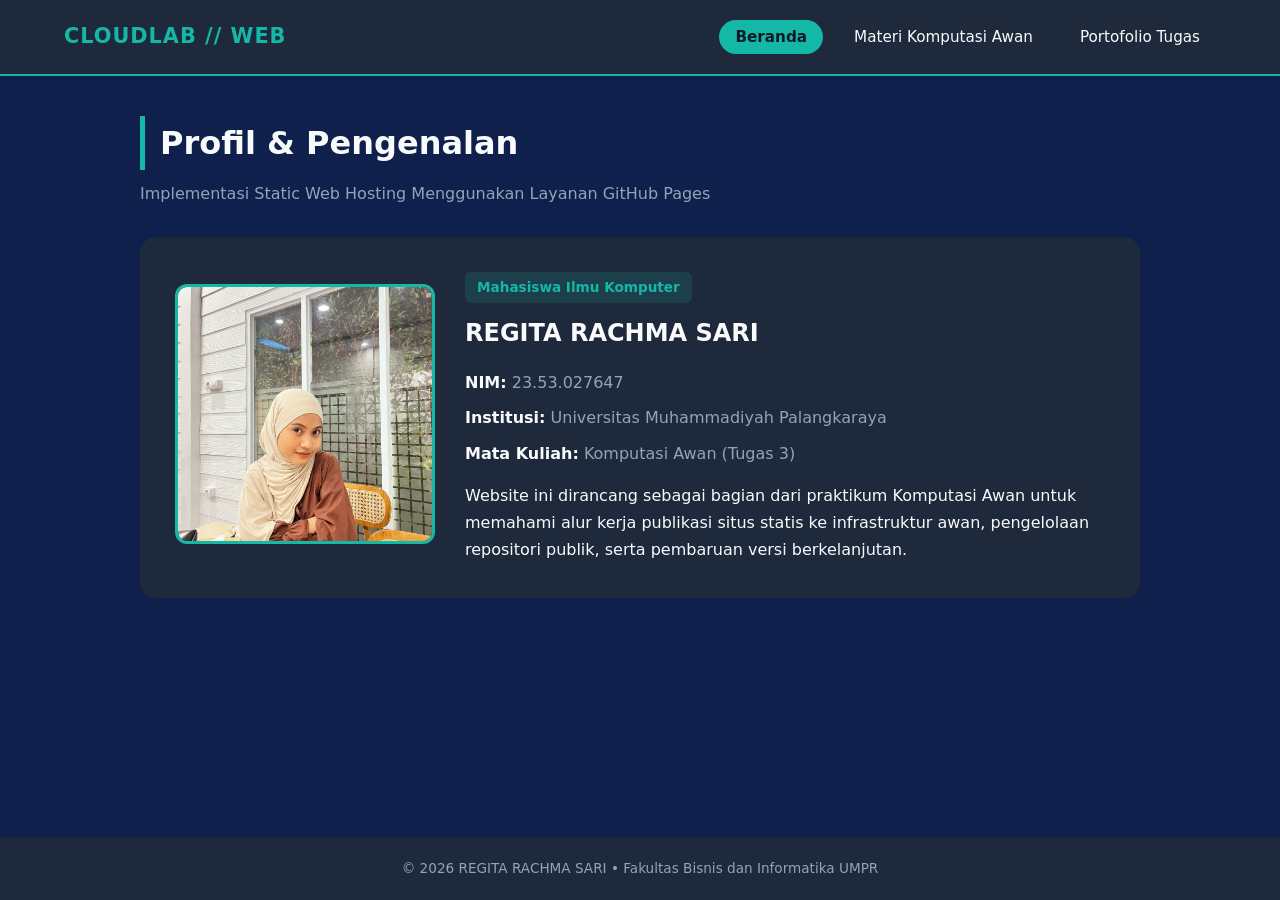
<file: index.html>
<!DOCTYPE html>
<html lang="id">
<head>
    <meta charset="UTF-8">
    <meta name="viewport" content="width=device-width, initial-scale=1.0">
    <title>Beranda | Cloud Computing Project</title>
    <link rel="stylesheet" href="assets/css/main.css">
</head>
<body>

    <nav class="navbar">
        <div class="brand">CloudLab // Web</div>
        <ul class="nav-links">
            <li><a href="index.html" class="active">Beranda</a></li>
            <li><a href="materi.html">Materi Komputasi Awan</a></li>
            <li><a href="portofolio.html">Portofolio Tugas</a></li>
        </ul>
    </nav>

    <main class="wrapper">
        <h1 class="page-title">Profil & Pengenalan</h1>
        <p class="subtitle">Implementasi Static Web Hosting Menggunakan Layanan GitHub Pages</p>

        <section class="hero-grid">
            <div class="hero-img">
                <img src="assets/images/avatar.jpeg" alt="Foto Profil">
            </div>
            <div>
                <span class="badge">Mahasiswa Ilmu Komputer</span>
                <h2>REGITA RACHMA SARI</h2>
                <ul class="info-list">
                    <li><strong>NIM:</strong> 23.53.027647</li>
                    <li><strong>Institusi:</strong> Universitas Muhammadiyah Palangkaraya</li>
                    <li><strong>Mata Kuliah:</strong> Komputasi Awan (Tugas 3)</li>
                </ul>
                <p>Website ini dirancang sebagai bagian dari praktikum Komputasi Awan untuk memahami alur kerja publikasi situs statis ke infrastruktur awan, pengelolaan repositori publik, serta pembaruan versi berkelanjutan.</p>
            </div>
        </section>
    </main>

    <footer>
        &copy; 2026 REGITA RACHMA SARI &bull; Fakultas Bisnis dan Informatika UMPR
    </footer>

</body>
</html>
</file>
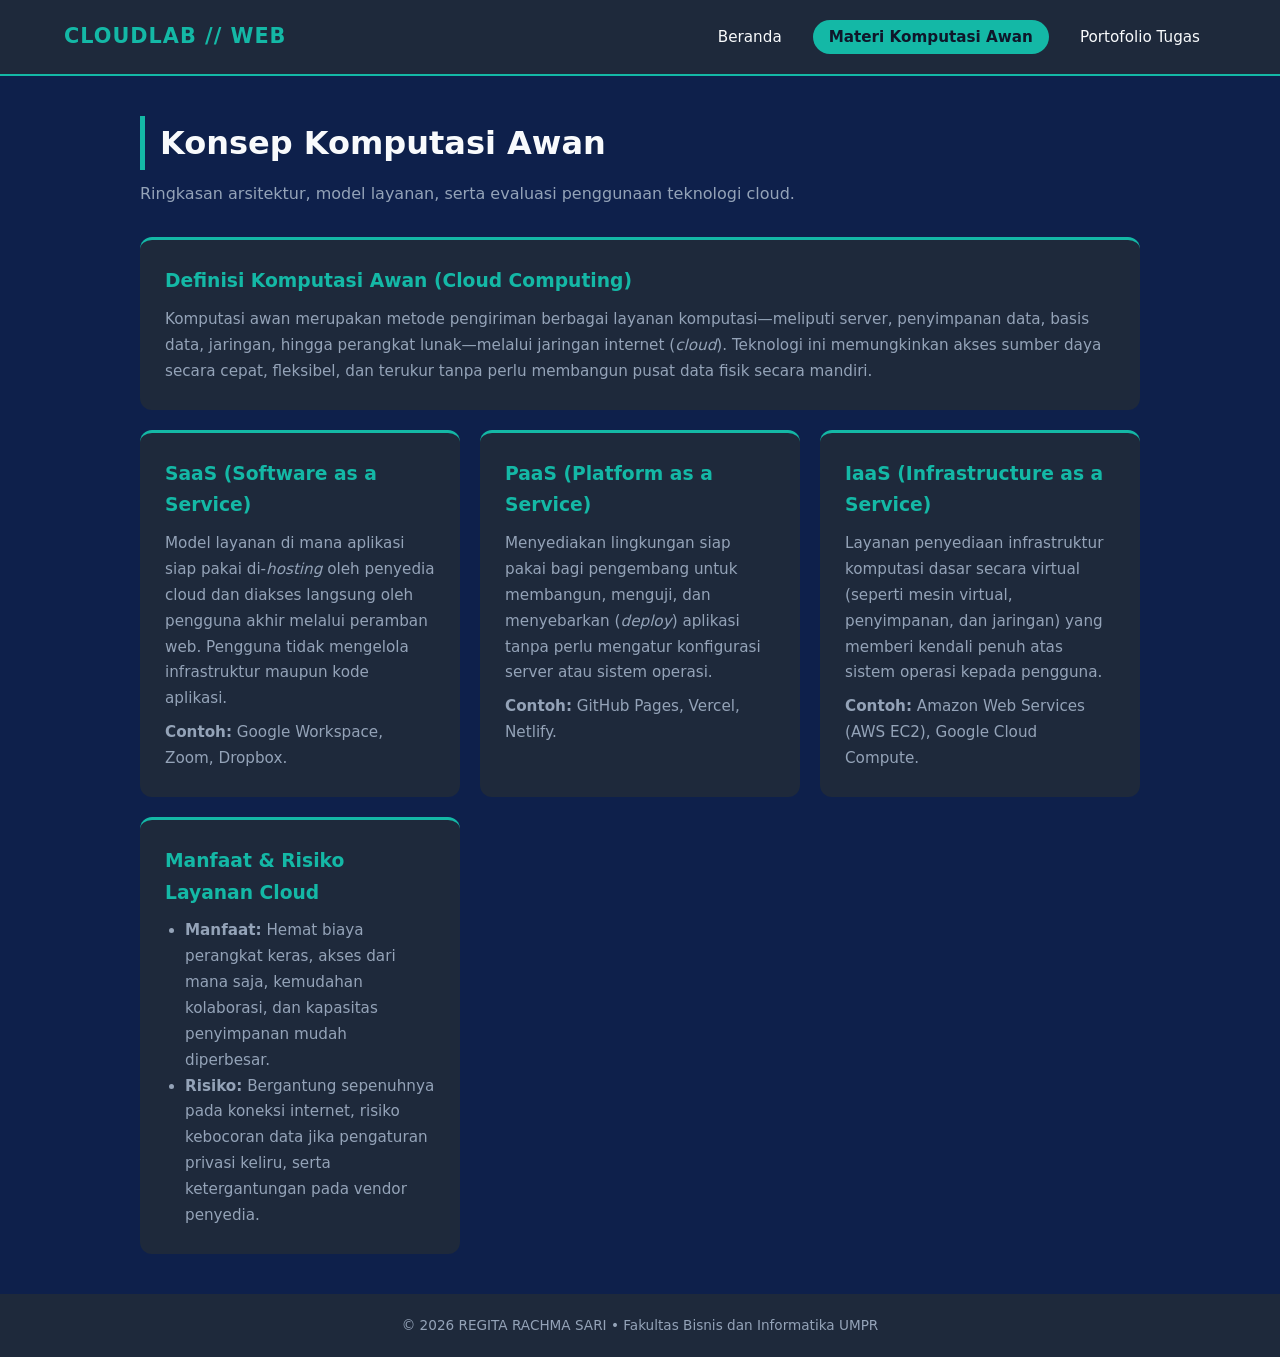
<file: materi.html>
<!DOCTYPE html>
<html lang="id">
<head>
    <meta charset="UTF-8">
    <meta name="viewport" content="width=device-width, initial-scale=1.0">
    <title>Materi Cloud | Cloud Computing Project</title>
    <link rel="stylesheet" href="assets/css/main.css">
</head>
<body>

    <nav class="navbar">
        <div class="brand">CloudLab // Web</div>
        <ul class="nav-links">
            <li><a href="index.html">Beranda</a></li>
            <li><a href="materi.html" class="active">Materi Komputasi Awan</a></li>
            <li><a href="portofolio.html">Portofolio Tugas</a></li>
        </ul>
    </nav>

    <main class="wrapper">
        <h1 class="page-title">Konsep Komputasi Awan</h1>
        <p class="subtitle">Ringkasan arsitektur, model layanan, serta evaluasi penggunaan teknologi cloud.</p>

        <div class="box">
            <h3>Definisi Komputasi Awan (Cloud Computing)</h3>
            <p>Komputasi awan merupakan metode pengiriman berbagai layanan komputasi—meliputi server, penyimpanan data, basis data, jaringan, hingga perangkat lunak—melalui jaringan internet (<em>cloud</em>). Teknologi ini memungkinkan akses sumber daya secara cepat, fleksibel, dan terukur tanpa perlu membangun pusat data fisik secara mandiri.</p>
        </div>

        <div class="grid-2">
            <div class="box">
                <h3>SaaS (Software as a Service)</h3>
                <p>Model layanan di mana aplikasi siap pakai di-<em>hosting</em> oleh penyedia cloud dan diakses langsung oleh pengguna akhir melalui peramban web. Pengguna tidak mengelola infrastruktur maupun kode aplikasi.</p>
                <p style="margin-top:8px;"><strong>Contoh:</strong> Google Workspace, Zoom, Dropbox.</p>
            </div>

            <div class="box">
                <h3>PaaS (Platform as a Service)</h3>
                <p>Menyediakan lingkungan siap pakai bagi pengembang untuk membangun, menguji, dan menyebarkan (<em>deploy</em>) aplikasi tanpa perlu mengatur konfigurasi server atau sistem operasi.</p>
                <p style="margin-top:8px;"><strong>Contoh:</strong> GitHub Pages, Vercel, Netlify.</p>
            </div>

            <div class="box">
                <h3>IaaS (Infrastructure as a Service)</h3>
                <p>Layanan penyediaan infrastruktur komputasi dasar secara virtual (seperti mesin virtual, penyimpanan, dan jaringan) yang memberi kendali penuh atas sistem operasi kepada pengguna.</p>
                <p style="margin-top:8px;"><strong>Contoh:</strong> Amazon Web Services (AWS EC2), Google Cloud Compute.</p>
            </div>

            <div class="box">
                <h3>Manfaat & Risiko Layanan Cloud</h3>
                <ul>
                    <li><strong>Manfaat:</strong> Hemat biaya perangkat keras, akses dari mana saja, kemudahan kolaborasi, dan kapasitas penyimpanan mudah diperbesar.</li>
                    <li><strong>Risiko:</strong> Bergantung sepenuhnya pada koneksi internet, risiko kebocoran data jika pengaturan privasi keliru, serta ketergantungan pada vendor penyedia.</li>
                </ul>
            </div>
        </div>
    </main>

    <footer>
        &copy; 2026 REGITA RACHMA SARI &bull; Fakultas Bisnis dan Informatika UMPR
    </footer>

</body>
</html>
</file>
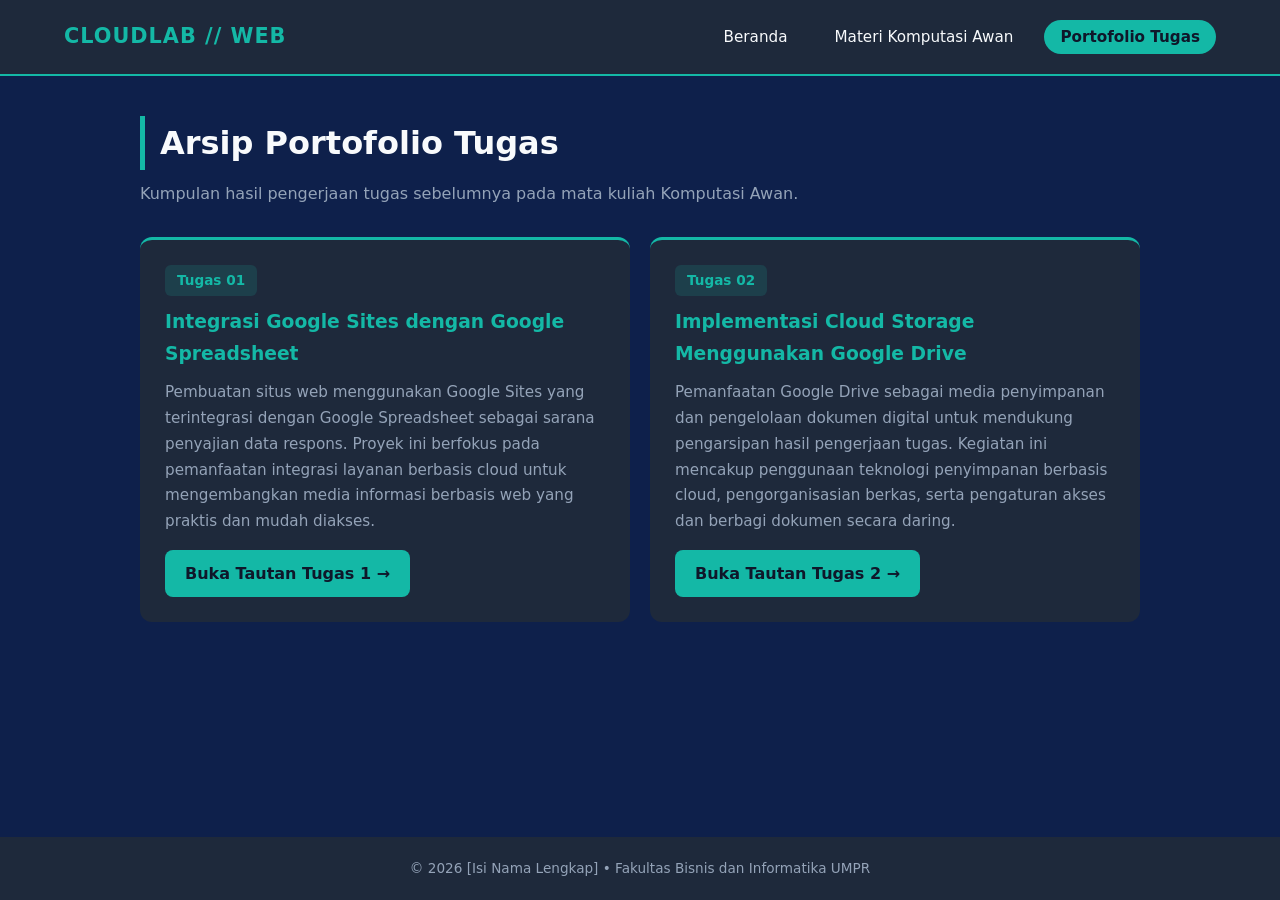
<file: portofolio.html>
<!DOCTYPE html>
<html lang="id">
<head>
    <meta charset="UTF-8">
    <meta name="viewport" content="width=device-width, initial-scale=1.0">
    <title>Portofolio | Cloud Computing Project</title>
    <link rel="stylesheet" href="assets/css/main.css">
</head>
<body>

    <nav class="navbar">
        <div class="brand">CloudLab // Web</div>
        <ul class="nav-links">
            <li><a href="index.html">Beranda</a></li>
            <li><a href="materi.html">Materi Komputasi Awan</a></li>
            <li><a href="portofolio.html" class="active">Portofolio Tugas</a></li>
        </ul>
    </nav>

    <main class="wrapper">
        <h1 class="page-title">Arsip Portofolio Tugas</h1>
        <p class="subtitle">Kumpulan hasil pengerjaan tugas sebelumnya pada mata kuliah Komputasi Awan.</p>

        <div class="grid-2">
            <div class="box">
                <span class="badge">Tugas 01</span>
                <h3>Integrasi Google Sites dengan Google Spreadsheet</h3>
                <p>Pembuatan situs web menggunakan Google Sites yang terintegrasi dengan Google Spreadsheet sebagai sarana penyajian data respons. Proyek ini berfokus pada pemanfaatan integrasi layanan berbasis cloud untuk mengembangkan media informasi berbasis web yang praktis dan mudah diakses.</p>
                <a href="https://sites.google.com/view/regita-rachma-sari-23-53-02764/halaman-muka" target="_blank" class="action-btn">Buka Tautan Tugas 1 &rarr;</a>
            </div>

            <div class="box">
                <span class="badge">Tugas 02</span>
                <h3>Implementasi Cloud Storage Menggunakan Google Drive</h3>
                <p>Pemanfaatan Google Drive sebagai media penyimpanan dan pengelolaan dokumen digital untuk mendukung pengarsipan hasil pengerjaan tugas. Kegiatan ini mencakup penggunaan teknologi penyimpanan berbasis cloud, pengorganisasian berkas, serta pengaturan akses dan berbagi dokumen secara daring.</p>
                <a href="https://drive.google.com/drive/folders/1m7hD2X6GQ2ie0ig6TPvzDC5Tv6Cnhiyh" target="_blank" class="action-btn">Buka Tautan Tugas 2 &rarr;</a>
            </div>
        </div>
    </main>

    <footer>
        &copy; 2026 [Isi Nama Lengkap] &bull; Fakultas Bisnis dan Informatika UMPR
    </footer>

</body>
</html>
</file>
<file: assets/css/main.css>
:root {
    --bg-body: #0e204b;
    --bg-card: #1e293b;
    --text-main: #f8fafc;
    --text-muted: #94a3b8;
    --accent: #14b8a6;       
    --accent-hover: #0d9488;
}

* {
    margin: 0;
    padding: 0;
    box-sizing: border-box;
    font-family: 'Inter', system-ui, -apple-system, sans-serif;
}

body {
    background-color: var(--bg-body);
    color: var(--text-main);
    line-height: 1.7;
    display: flex;
    flex-direction: column;
    min-height: 100vh;
}


.navbar {
    background-color: var(--bg-card);
    border-bottom: 2px solid var(--accent);
    padding: 1.2rem 5%;
    display: flex;
    justify-content: space-between;
    align-items: center;
    flex-wrap: wrap;
}

.brand {
    font-size: 1.3rem;
    font-weight: 800;
    letter-spacing: 1px;
    color: var(--accent);
    text-transform: uppercase;
}

.nav-links {
    display: flex;
    gap: 15px;
    list-style: none;
}

.nav-links a {
    color: var(--text-main);
    text-decoration: none;
    padding: 8px 16px;
    border-radius: 20px;
    font-size: 0.95rem;
    transition: all 0.25s ease;
}

.nav-links a:hover, .nav-links a.active {
    background-color: var(--accent);
    color: #0f172a;
    font-weight: 600;
}


.wrapper {
    max-width: 1000px;
    width: 90%;
    margin: 40px auto;
    flex: 1;
}

.page-title {
    font-size: 2rem;
    margin-bottom: 10px;
    border-left: 5px solid var(--accent);
    padding-left: 15px;
}

.subtitle {
    color: var(--text-muted);
    margin-bottom: 30px;
}

.hero-grid {
    display: grid;
    grid-template-columns: 260px 1fr;
    gap: 30px;
    background: var(--bg-card);
    padding: 35px;
    border-radius: 16px;
    align-items: center;
}

.hero-img img {
    width: 100%;
    aspect-ratio: 1 / 1;
    object-fit: cover;
    border-radius: 12px;
    border: 3px solid var(--accent);
}

.badge {
    display: inline-block;
    background: rgba(20, 184, 166, 0.15);
    color: var(--accent);
    padding: 4px 12px;
    border-radius: 6px;
    font-size: 0.85rem;
    font-weight: 600;
    margin-bottom: 10px;
}

.info-list {
    margin: 15px 0;
    list-style: none;
}

.info-list li {
    margin-bottom: 8px;
    color: var(--text-muted);
}

.info-list strong {
    color: var(--text-main);
}

.grid-2 {
    display: grid;
    grid-template-columns: repeat(auto-fit, minmax(300px, 1fr));
    gap: 20px;
    margin-top: 20px;
}

.box {
    background: var(--bg-card);
    padding: 25px;
    border-radius: 12px;
    border-top: 3px solid var(--accent);
}

.box h3 {
    color: var(--accent);
    margin-bottom: 10px;
}

.box p, .box ul {
    color: var(--text-muted);
    font-size: 0.95rem;
}

.box ul {
    padding-left: 20px;
    margin-top: 8px;
}

.action-btn {
    display: inline-block;
    margin-top: 15px;
    padding: 10px 20px;
    background-color: var(--accent);
    color: #0f172a;
    font-weight: 700;
    text-decoration: none;
    border-radius: 8px;
    transition: 0.2s;
}

.action-btn:hover {
    background-color: var(--accent-hover);
    color: white;
}

footer {
    text-align: center;
    padding: 20px;
    background-color: var(--bg-card);
    color: var(--text-muted);
    font-size: 0.85rem;
    margin-top: auto;
}

/* Responsif HP */
@media (max-width: 700px) {
    .hero-grid {
        grid-template-columns: 1fr;
        text-align: center;
    }
    .hero-img {
        max-width: 200px;
        margin: 0 auto;
    }
}
</file>
